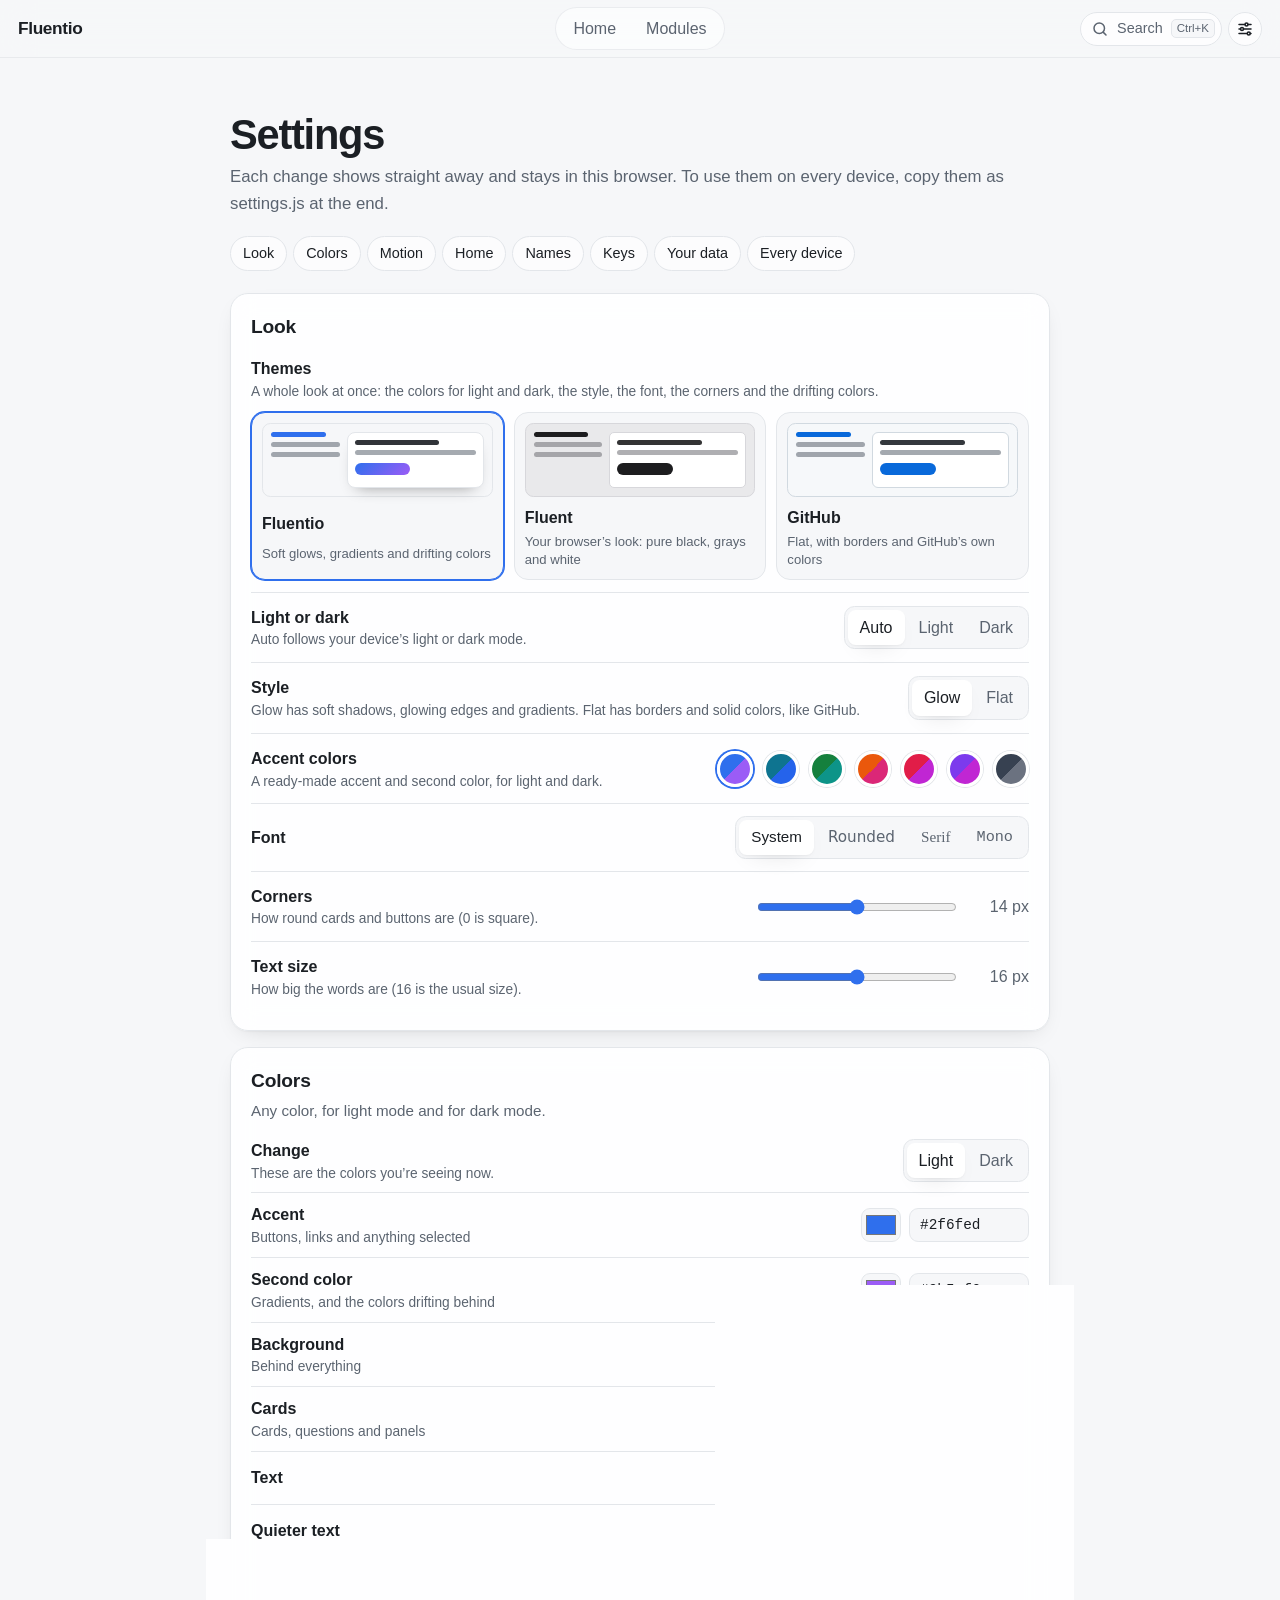
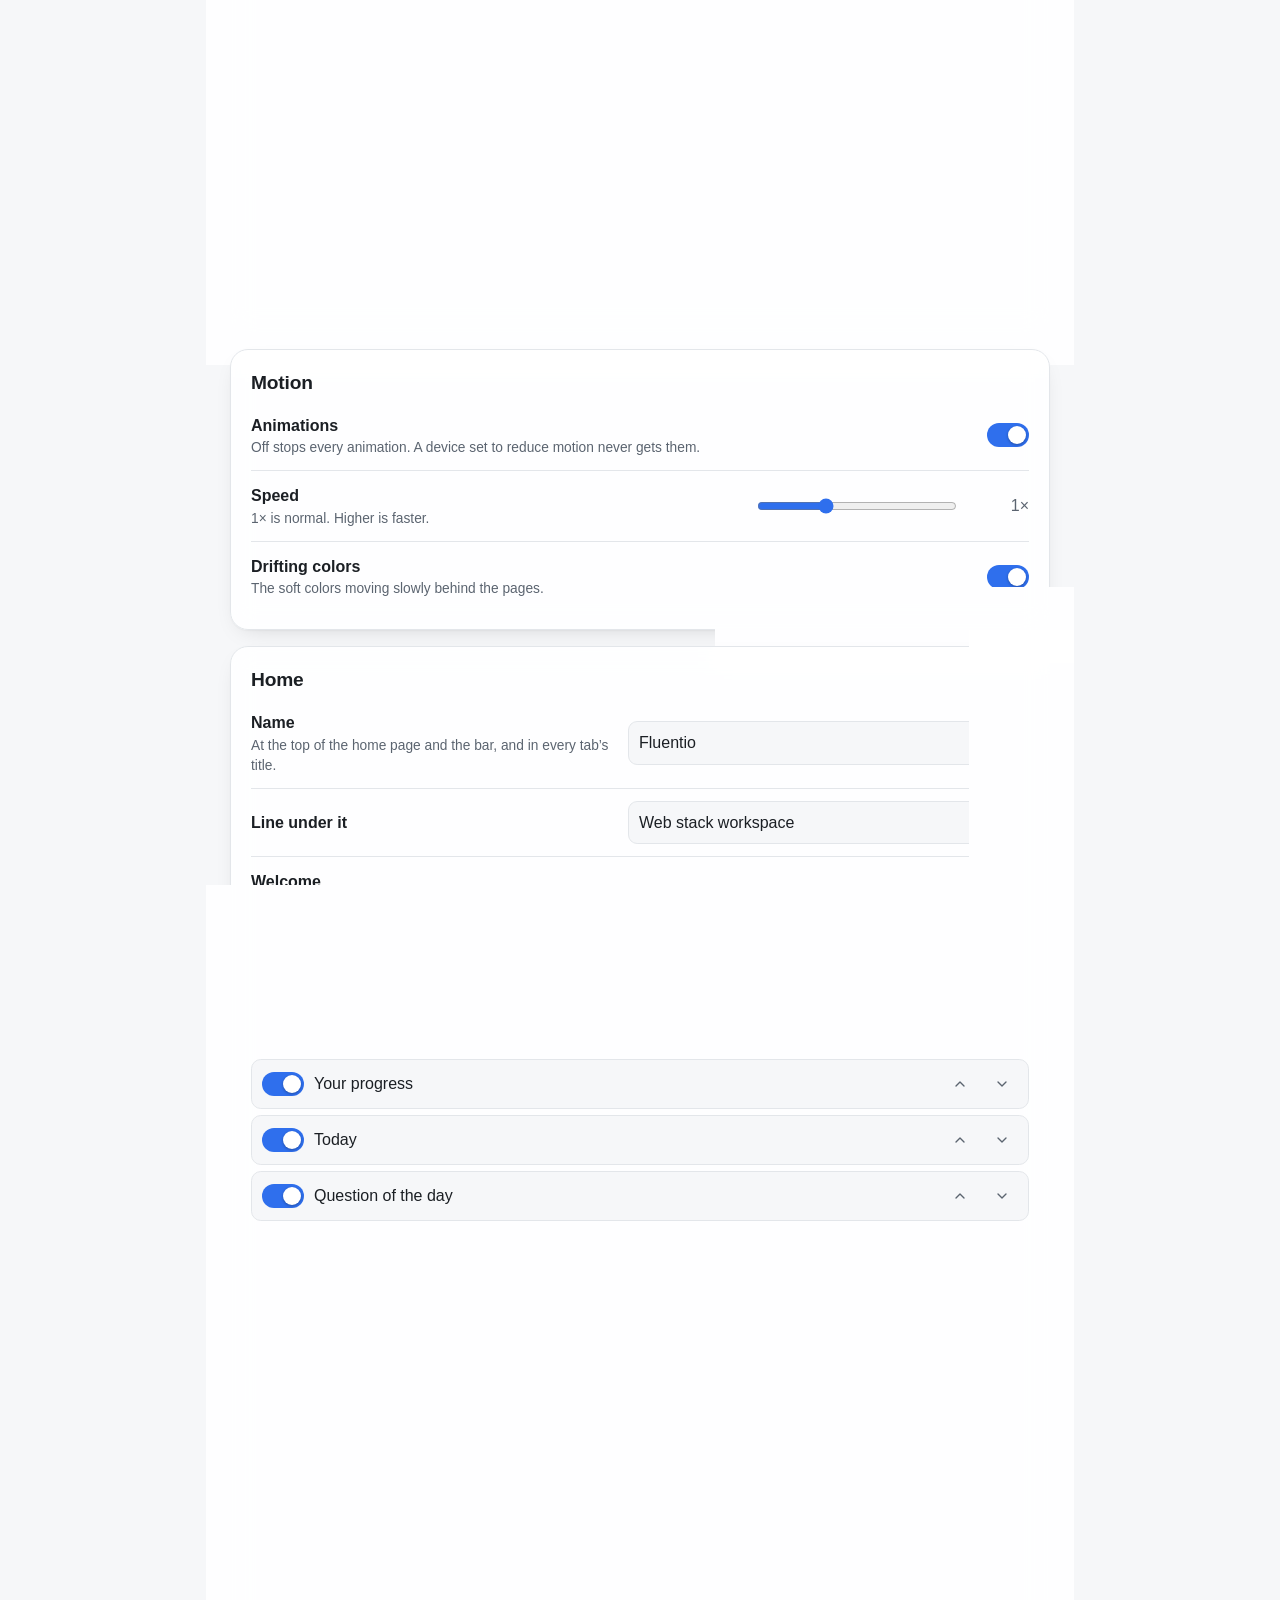
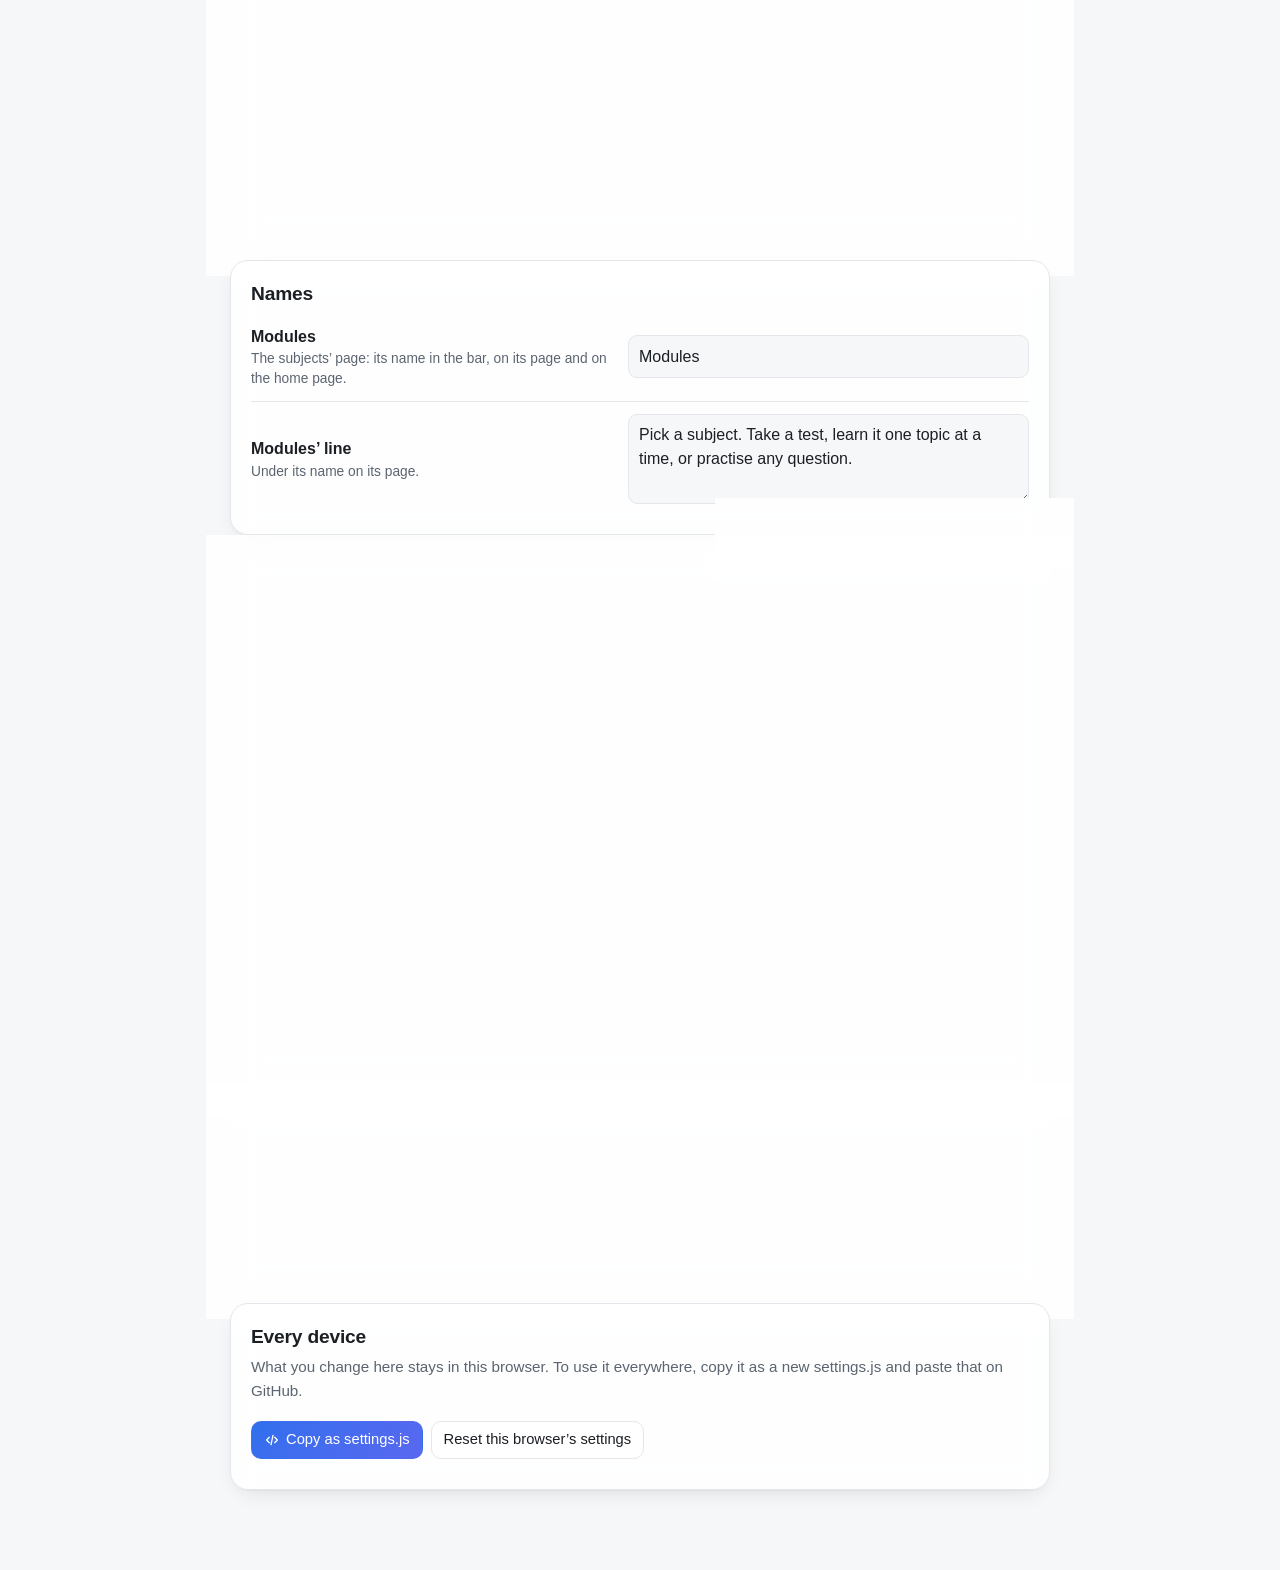
<file: settings/index.html>
<!doctype html>
<html lang="en">
<head>
  <meta charset="utf-8">
  <meta name="viewport" content="width=device-width, initial-scale=1">
  <title>Settings · Fluentio</title>
  <meta name="description" content="Fluentio's colors, look, motion and words, and a backup of what it keeps in your browser.">
  <script src="../settings.js"></script>
  <script src="../kit/look.js"></script>
  <script src="../kit/bar.js"></script>
  <link rel="stylesheet" href="../kit/site.css">
  <style>
    main { width: 100%; max-width: 860px; margin: 0 auto; padding: clamp(28px, 6vh, 56px) 20px 64px; flex: 1; }
    .top > * { animation: rise var(--t3) var(--ease) backwards; }
    .top > :nth-child(2) { animation-delay: calc(60ms / var(--speed)); }
    .top > :nth-child(3) { animation-delay: calc(120ms / var(--speed)); }
    h1 { margin: 0 0 6px; font-size: clamp(2rem, 5vw, 2.6rem); letter-spacing: -0.03em; line-height: 1.1; }
    .lead { margin: 0 0 18px; color: var(--muted); font-size: 1.05rem; }
    .jump { display: flex; flex-wrap: wrap; gap: 6px; margin: 0 0 22px; }
    .jump a { padding: 5px 12px; border-radius: 999px; border: 1px solid var(--line); background: color-mix(in srgb, var(--card) 70%, transparent); color: var(--text); text-decoration: none; font-size: .9rem; transition: border-color var(--t1), transform var(--t2) var(--spring); }
    .jump a:hover { border-color: var(--accent); transform: translateY(-1px); }
    .panel {
      margin: 0 0 16px; padding: 18px 20px; border: 1px solid var(--line); border-radius: calc(var(--radius) + 4px); box-shadow: var(--shadow);
      background: color-mix(in srgb, var(--card) 88%, transparent); backdrop-filter: blur(12px); -webkit-backdrop-filter: blur(12px); scroll-margin-top: calc(var(--bar-h) + 16px);
    }
    .panel h2 { margin: 0 0 2px; font-size: 1.2rem; letter-spacing: -0.01em; }
    .panel > p { margin: 0 0 6px; color: var(--muted); font-size: .95rem; }
    .set { display: flex; flex-wrap: wrap; align-items: center; gap: 10px 16px; padding: 12px 0; border-top: 1px solid var(--line); }
    .panel > h2 + .set, .panel > p + .set { border-top: 0; }
    .what { flex: 1 1 220px; min-width: 0; }
    .what b { display: block; font-weight: 600; }
    .what small { display: block; color: var(--muted); font-size: .86rem; line-height: 1.45; }
    .muted { color: var(--muted); }
    .hint { margin: 6px 0 0; color: var(--muted); font-size: .88rem; }
    .hint.bad, .what small.bad { color: var(--bad); }
    /* the steps for a GitHub repo and token */
    .steps { margin: 10px 0 4px; padding-left: 1.4em; color: var(--muted); font-size: .92rem; line-height: 1.65; }
    .steps a { color: var(--accent); }
    .row { display: flex; flex-wrap: wrap; align-items: center; gap: 8px; }
    .panel .btn { padding: 6px 12px; font-size: .92rem; }
    .panel .btn .i { width: 16px; height: 16px; }
    .btn.danger { background: var(--bad); border-color: transparent; color: #fff; }
    /* colors: a ready-made pair of colors, then each color of the palette you pick (Light or Dark) */
    .swatches { display: flex; flex-wrap: wrap; gap: 10px; }
    .swatch {
      width: 36px; height: 36px; padding: 0; border-radius: 50%; border: 3px solid var(--card); box-shadow: 0 0 0 1px var(--line);
      background: linear-gradient(135deg, var(--a) 50%, var(--b) 50%); transition: transform var(--t2) var(--spring), box-shadow var(--t2);
    }
    .swatch:hover { transform: scale(1.12); }
    .swatch.on { box-shadow: 0 0 0 2px var(--accent); }
    /* a theme: a little picture of it, in its own colors, light or dark as you see the page */
    .themes { display: grid; grid-template-columns: repeat(auto-fill, minmax(190px, 1fr)); gap: 10px; width: 100%; }
    .theme {
      display: grid; gap: 3px; padding: 10px; border-radius: var(--radius); border: 1px solid var(--line); background: var(--bg); color: var(--text); text-align: left;
      transition: border-color var(--t1), transform var(--t2) var(--spring), box-shadow var(--t2);
    }
    .theme:hover { border-color: var(--accent); transform: translateY(-2px); }
    .theme.on { border-color: var(--accent); box-shadow: 0 0 0 1px var(--accent); }
    .theme-name { font-weight: 600; }
    .theme small { color: var(--muted); font-size: .82rem; line-height: 1.35; }
    .preview { display: grid; grid-template-columns: 1fr 2fr; gap: 7px; height: 74px; margin-bottom: 5px; padding: 8px; border-radius: calc(var(--radius) * .6); border: 1px solid var(--p-line); background: var(--p-bg); }
    .p-side, .p-card { display: grid; align-content: start; gap: 5px; }
    .p-side i, .p-card i { display: block; height: 5px; border-radius: 3px; background: var(--p-muted); opacity: .55; }
    .p-side i:first-child { width: 80%; background: var(--p-accent); opacity: 1; }
    .p-card { padding: 7px; border-radius: var(--p-r); border: 1px solid var(--p-line); background: var(--p-card); box-shadow: 0 8px 16px -10px rgb(0 0 0 / .45); }
    .p-card i:first-child { width: 70%; background: var(--p-text); opacity: .9; }
    .p-card b { display: block; width: 46%; height: 12px; margin-top: 3px; border-radius: 6px; background: linear-gradient(135deg, var(--p-accent), var(--p-accent2)); }
    .theme.flat .p-card { box-shadow: none; }
    .theme.flat .p-card b { background: var(--p-accent); }
    .color { display: flex; align-items: center; gap: 8px; }
    .color input[type=color] { width: 40px; height: 34px; padding: 2px; border: 1px solid var(--line); border-radius: 9px; background: var(--bg); cursor: pointer; }
    .color .input { width: 120px; font: .9rem ui-monospace, "SF Mono", Menlo, Consolas, monospace; }
    .color .input.bad { border-color: var(--bad); box-shadow: 0 0 0 3px color-mix(in srgb, var(--bad) 25%, transparent); }
    .colors .set { padding: 9px 0; }
    details.more { margin-top: 6px; border-top: 1px solid var(--line); padding-top: 10px; }
    details.more summary { cursor: pointer; color: var(--accent); }
    details.more[open] > :not(summary) { animation: rise var(--t2) var(--ease) backwards; }
    .fonts button { font-size: .95rem; }
    input[type=range] { width: 200px; accent-color: var(--accent); }
    /* a switch with its name beside it, a few in a row (Data, Code and Notes) */
    .pairs { display: flex; flex-wrap: wrap; gap: 10px 18px; }
    .pair { display: inline-flex; align-items: center; gap: 8px; cursor: pointer; }
    .value { min-width: 54px; text-align: right; color: var(--muted); font-variant-numeric: tabular-nums; }
    .text-in { flex: 1 1 260px; }
    textarea.input { width: 100%; resize: vertical; min-height: 70px; line-height: 1.5; }
    /* the home page's tiles (each on or off, and in your order), and the Quick tile's buttons */
    .list { list-style: none; margin: 8px 0 0; padding: 0; display: grid; gap: 6px; width: 100%; }
    .list li { display: flex; align-items: center; gap: 10px; padding: 8px 10px; border: 1px solid var(--line); border-radius: calc(var(--radius) * .7); background: var(--bg); animation: fade-in var(--t2) var(--ease) backwards; }
    .list li.off .name { color: var(--muted); }
    .list .name { flex: 1; }
    .list .input { flex: 1; min-width: 0; }
    .list .input.link { flex: 1.5; }
    .icon-btn { display: grid; place-items: center; width: 32px; height: 32px; padding: 0; border-radius: 8px; border: 1px solid transparent; background: none; color: var(--muted); transition: color var(--t1), border-color var(--t1), background var(--t1); }
    .icon-btn:hover:not(:disabled) { color: var(--text); border-color: var(--line); background: var(--card); }
    .icon-btn:disabled { opacity: .35; cursor: default; }
    .icon-btn .i { width: 16px; height: 16px; }
    .up .i { transform: rotate(180deg); }
    /* the keys */
    .keys { display: grid; grid-template-columns: auto 1fr; gap: 8px 16px; margin: 10px 0 0; align-items: center; }
    .keys dt { display: flex; gap: 4px; flex-wrap: wrap; }
    .keys dd { margin: 0; color: var(--muted); }
    kbd { font: 500 .78rem/1 var(--font); padding: 4px 6px; border-radius: 6px; border: 1px solid var(--line); background: var(--bg); color: var(--text); }
    /* a key you can change: it glows while it waits for the new one */
    .key-rec {
      min-width: 96px; height: 36px; padding: 0 12px; border-radius: calc(var(--radius) * .65); border: 1px solid var(--line); background: var(--bg); color: var(--text);
      transition: border-color var(--t1), box-shadow var(--t2);
    }
    .key-rec:hover { border-color: var(--accent); }
    .key-rec.rec { border-color: var(--accent); box-shadow: 0 0 0 3px var(--glow); animation: ring calc(1.6s / var(--speed)) ease-out infinite; }
    .key-rec kbd { font-size: .9rem; }
    .keys { margin-top: 14px; padding-top: 12px; border-top: 1px solid var(--line); }
    /* every device: settings.js to copy */
    .code-out { width: 100%; min-height: 300px; margin-top: 10px; font: 12.5px/1.5 ui-monospace, "SF Mono", Menlo, Consolas, monospace; white-space: pre; animation: rise var(--t2) var(--ease) backwards; }
    .confirm { margin: 10px 0 0; width: 100%; }
    .toast {
      position: fixed; left: 50%; bottom: 20px; z-index: 50; padding: 9px 16px; border-radius: 999px; background: var(--text); color: var(--bg); font-size: .9rem;
      box-shadow: var(--shadow-up); opacity: 0; translate: -50% 8px; pointer-events: none; transition: opacity var(--t2) var(--ease), translate var(--t2) var(--spring);
    }
    .toast.show { opacity: 1; translate: -50% 0; }
    #panels > .panel { animation: rise var(--t3) var(--ease) backwards; }
    #panels > .panel:nth-child(2) { animation-delay: calc(50ms / var(--speed)); }
    #panels > .panel:nth-child(3) { animation-delay: calc(100ms / var(--speed)); }
    #panels > .panel:nth-child(n + 4) { animation-delay: calc(150ms / var(--speed)); }
    #panels.ready > .panel { animation: none; }
    @media (max-width: 560px) { .list .quick { flex-wrap: wrap; } .list .input.link { flex-basis: 100%; } input[type=range] { width: 150px; } }
  </style>
</head>
<body>
  <script>window.fluentio?.bar?.()</script>
  <main>
    <header class="top">
      <h1>Settings</h1>
      <p class="lead">Each change shows straight away and stays in this browser. To use them on every device, copy them as settings.js at the end.</p>
      <nav class="jump" aria-label="Sections">
        <a href="#look">Look</a><a href="#colors">Colors</a><a href="#motion">Motion</a><a href="#home">Home</a><a href="#names">Names</a><a href="#keys">Keys</a><a href="#data">Your data</a><a href="#github" id="jump-github">GitHub</a><a href="#everywhere">Every device</a>
      </nav>
    </header>
    <div id="panels"><noscript><p class="muted">Settings needs JavaScript.</p></noscript></div>
  </main>
  <div class="toast" id="toast" role="status" aria-live="polite"></div>
  <script type="module" src="app.js?v=2"></script>
</body>
</html>
</file>
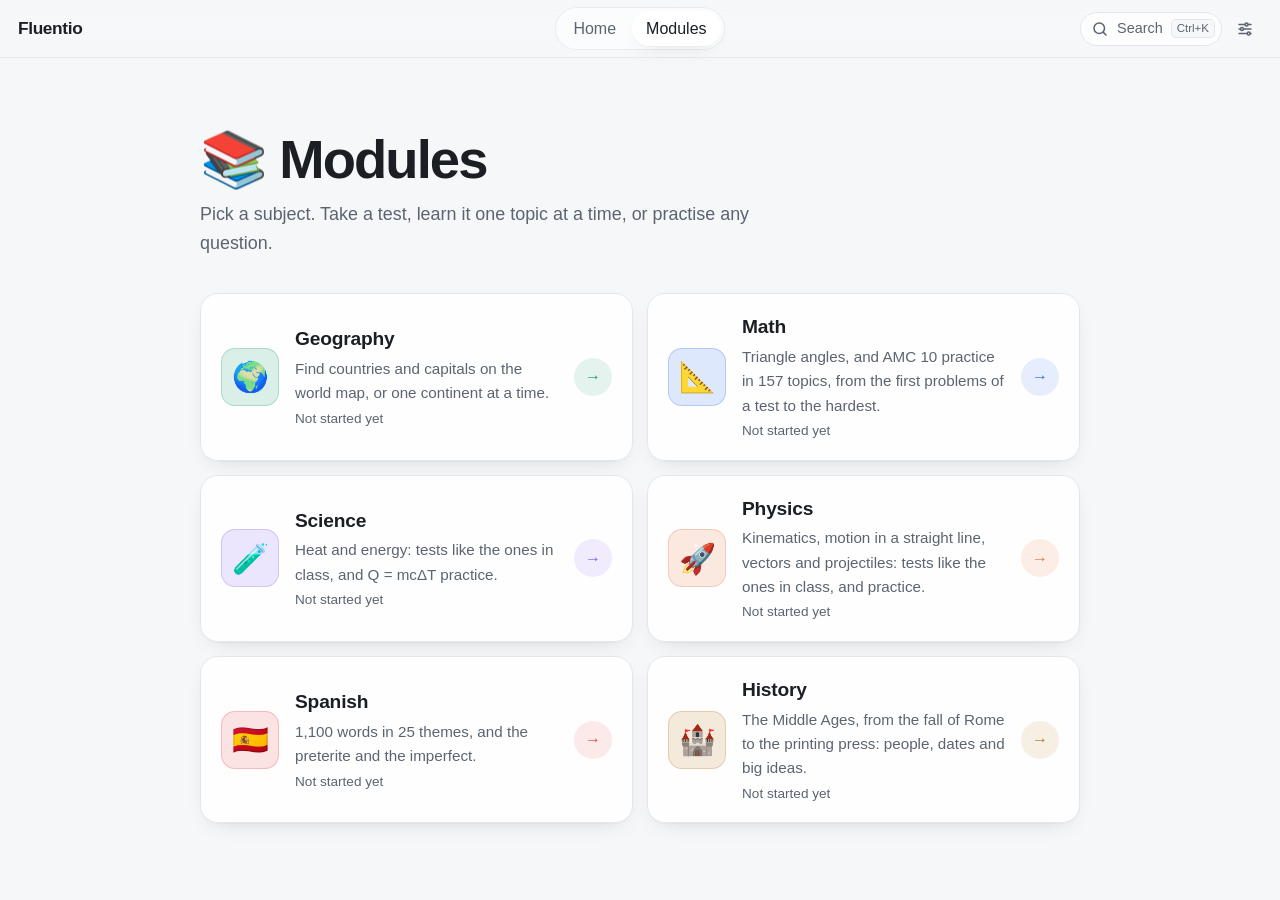
<file: study/index.html>
<!doctype html>
<html lang="en">
<head>
  <meta charset="utf-8">
  <meta name="viewport" content="width=device-width, initial-scale=1">
  <title>Modules · Fluentio</title>
  <meta name="description" content="Geography, Math, Science, Physics, Spanish and History: tests, lessons and practice.">
  <script src="../settings.js"></script>
  <script src="../kit/look.js"></script>
  <script src="../kit/bar.js"></script>
  <link rel="stylesheet" href="../kit/site.css">
  <style>
    main { width: 100%; max-width: 920px; margin: 0 auto; padding: clamp(36px, 8vh, 80px) 20px 48px; flex: 1; }
    .top > * { animation: rise var(--t3) var(--ease) backwards; }
    .top > :nth-child(2) { animation-delay: calc(70ms / var(--speed)); }
    .top > :nth-child(3) { animation-delay: calc(140ms / var(--speed)); }
    h1 { font-size: clamp(2.4rem, 6vw, 3.4rem); line-height: 1.1; letter-spacing: -0.035em; margin: 0 0 10px; }
    .lead { color: var(--muted); font-size: 1.12rem; margin: 0 0 36px; max-width: 620px; }
    .subjects { display: grid; grid-template-columns: repeat(auto-fill, minmax(min(100%, 380px), 1fr)); gap: 14px; }
    .subjects > * { animation-delay: calc((var(--n, 12) * 60ms + 180ms) / var(--speed)); }

    /* a subject: its own color (--c) for the tile, the glowing edge and the light under the pointer */
    .subject {
      --c: var(--accent); --glow: color-mix(in srgb, var(--c) 30%, transparent);
      display: grid; grid-template-columns: auto 1fr auto; align-items: center; gap: 16px; padding: 18px 20px;
      color: inherit; text-decoration: none; background: color-mix(in srgb, var(--card) 86%, transparent); backdrop-filter: blur(12px);
      border: 1px solid var(--line); border-radius: calc(var(--radius) + 4px); box-shadow: var(--shadow);
    }
    .subject::before { background: linear-gradient(135deg, var(--c), var(--accent-2)); }
    .subject:hover { box-shadow: 0 18px 40px -18px color-mix(in srgb, var(--c) 60%, transparent); }
    .tile {
      width: 58px; height: 58px; border-radius: var(--radius); display: grid; place-items: center; font-size: 1.85rem;
      background: color-mix(in srgb, var(--c) 16%, var(--card)); box-shadow: inset 0 0 0 1px color-mix(in srgb, var(--c) 26%, transparent);
      transition: transform var(--t2) var(--spring);
    }
    .subject:hover .tile { animation: wiggle calc(.7s / var(--speed)) var(--ease); }
    .info { display: grid; gap: 2px; min-width: 0; }
    .info b { font-size: 1.2rem; letter-spacing: -0.01em; }
    .text { color: var(--muted); font-size: .95rem; }
    .mine { font-size: .85rem; color: var(--muted); }
    .mine.has { color: var(--good); font-weight: 600; }
    .go {
      width: 38px; height: 38px; border-radius: 50%; display: grid; place-items: center; color: var(--c);
      background: color-mix(in srgb, var(--c) 12%, var(--card)); transition: transform var(--t2) var(--spring), background var(--t2), color var(--t2);
    }
    .subject:hover .go { transform: translateX(4px); background: var(--c); color: #fff; }
    @media (max-width: 560px) { .subject { grid-template-columns: auto 1fr; } .go { display: none; } .tile { width: 50px; height: 50px; font-size: 1.6rem; } }
  </style>
</head>
<body>
  <script>window.fluentio?.bar?.()</script>
  <main>
    <div class="top">
      <h1 id="title">📚 Modules</h1>
      <p class="lead" id="intro">Pick a subject. Take a test, learn it one topic at a time, or practise any question.</p>
    </div>
    <nav class="subjects stagger" id="subjects" aria-label="Subjects">
      <a class="card subject" href="../geography/"><span class="tile">🌍</span><span class="info"><b>Geography</b><span class="text">Countries and capitals on the world map.</span></span><span class="go">→</span></a>
      <a class="card subject" href="../math/"><span class="tile">📐</span><span class="info"><b>Math</b><span class="text">Triangle angles and AMC 10 practice.</span></span><span class="go">→</span></a>
      <a class="card subject" href="../science/"><span class="tile">🧪</span><span class="info"><b>Science</b><span class="text">Heat and energy: tests like the ones in class, and Q = mcΔT practice.</span></span><span class="go">→</span></a>
      <a class="card subject" href="../physics/"><span class="tile">🚀</span><span class="info"><b>Physics</b><span class="text">Kinematics, motion in a straight line, vectors and projectiles: tests like the ones in class, and practice.</span></span><span class="go">→</span></a>
      <a class="card subject" href="../spanish/"><span class="tile">🇪🇸</span><span class="info"><b>Spanish</b><span class="text">Vocabulary, the preterite and the imperfect.</span></span><span class="go">→</span></a>
      <a class="card subject" href="../history/"><span class="tile">🏰</span><span class="info"><b>History</b><span class="text">The Middle Ages, from the fall of Rome to the printing press.</span></span><span class="go">→</span></a>
    </nav>
  </main>
  <script>
    // what this browser remembers of each subject: best scores and topics learned (the test pages keep them)
    const read = (key) => { try { return JSON.parse(localStorage.getItem('fluentio.' + key)); } catch { return null; } };
    const BANKS = { math: ['triangles', 'amc10'], science: ['heat'], physics: ['kinematics', 'motion', 'vectors', 'projectiles'], spanish: ['vocab', 'preterite', 'imperfect'], history: ['middleages'] };
    const plural = (n, word) => `${n} ${word}${n === 1 ? '' : 's'}`;
    function progress(folder) {
      if (folder === 'geography') { const best = read('geo.best'), n = best ? Object.keys(best).length : 0; return n ? `${plural(n, 'map')} with a best score` : ''; }
      let tests = 0, learned = 0;
      for (const id of BANKS[folder] || []) {
        if (read(id + '.best') || read(id + '.exam')) tests++;   // a best in practice or in a test like the ones in class
        learned += Object.values(read(id + '.learn') || {}).filter((t) => t && t.learned).length;
      }
      return [learned && `${plural(learned, 'topic')} learned`, tests && `${plural(tests, 'test')} with a best score`].filter(Boolean).join(' · ');
    }
    if (window.fluentio) {
      const { settings: s, link } = window.fluentio, $ = (id) => document.getElementById(id);
      const el = (tag, props = {}, ...kids) => { const n = Object.assign(document.createElement(tag), props); n.append(...kids.filter((k) => k != null)); return n; };
      document.title = `${s.studyTitle} · ${s.name}`;
      $('title').textContent = `📚 ${s.studyTitle}`;
      $('intro').textContent = s.studyIntro;
      $('subjects').replaceChildren(...s.study.map((x) => {
        const href = link(x.link), folder = new URL(href).pathname.split('/').filter(Boolean).pop(), mine = progress(folder);
        const card = el('a', { className: 'card subject', href },
          el('span', { className: 'tile', ariaHidden: 'true', textContent: x.emoji || '📘' }),
          el('span', { className: 'info' },
            el('b', { textContent: x.title || '' }),
            x.text ? el('span', { className: 'text', textContent: x.text }) : null,
            el('span', { className: 'mine' + (mine ? ' has' : ''), textContent: mine ? `✓ ${mine}` : 'Not started yet' })),
          el('span', { className: 'go', ariaHidden: 'true', textContent: '→' }));
        if (x.color && CSS.supports('color', x.color)) card.style.setProperty('--c', x.color);
        return card;
      }));
    }
  </script>
</body>
</html>
</file>
<file: kit/site.css>
/* Fluentio's shared look, on every page: the built-in colors (settings.js, through look.js, can change them all), the
   colors drifting behind the page, cards that glow under the pointer, page transitions, and the motion every page
   shares. Every duration is divided by --speed, and nothing moves for people whose device asks for less motion. */
:root {
  color-scheme: light dark;
  --bg: #f6f7f9; --card: #ffffff; --text: #1b1f24; --muted: #5b6470; --line: #e3e6ea;
  --accent: #2f6fed; --accent-2: #9b5cf6; --good: #2da44e; --bad: #e5534b; --plot2: #e8743b;
  --sky: .5;
  --font: -apple-system, BlinkMacSystemFont, "Segoe UI", Roboto, sans-serif;
  --radius: 14px; --speed: 1;
  --bar-h: 58px; --text-size: 16px;
  /* made from the colors above, so changing those changes these */
  --soft: color-mix(in srgb, var(--accent) 9%, var(--card));
  --glow: color-mix(in srgb, var(--accent) 28%, transparent);
  --shadow: 0 1px 2px rgb(0 0 0 / .04), 0 8px 24px -12px rgb(0 0 0 / .18);
  --shadow-up: 0 2px 4px rgb(0 0 0 / .05), 0 18px 40px -16px color-mix(in srgb, var(--accent) 45%, rgb(0 0 0 / .3));
  /* a filled control (a main button, the tab you're on) and words in a gradient (a score): the flat style makes them solid */
  --fill: linear-gradient(135deg, var(--accent), color-mix(in srgb, var(--accent) 62%, var(--accent-2)));
  --ink: linear-gradient(120deg, var(--accent), var(--accent-2));
  /* timing */
  --ease: cubic-bezier(.2, .8, .2, 1);
  --spring: cubic-bezier(.34, 1.45, .64, 1);
  --t1: calc(.16s / var(--speed)); --t2: calc(.34s / var(--speed)); --t3: calc(.62s / var(--speed));
}
@media (prefers-color-scheme: dark) {
  :root {
    --bg: #0f1115; --card: #171a21; --text: #e8eaee; --muted: #9aa3ae; --line: #262b35;
    --accent: #6c9bff; --accent-2: #b48cff; --good: #3fb950; --bad: #f85149; --plot2: #f0a04b;
    --sky: .34;
    --shadow: 0 1px 2px rgb(0 0 0 / .3), 0 10px 28px -14px rgb(0 0 0 / .6);
  }
}
* { box-sizing: border-box; }
html { font-size: var(--text-size); background: var(--bg); }
body { margin: 0; min-height: 100vh; display: flex; flex-direction: column; font: 1rem/1.6 var(--font); background: var(--bg); color: var(--text); -webkit-font-smoothing: antialiased; }
::selection { background: color-mix(in srgb, var(--accent) 30%, transparent); }
:focus-visible { outline: 2px solid var(--accent); outline-offset: 2px; }
[hidden] { display: none !important; }
button { font: inherit; color: inherit; cursor: pointer; }
.grow { flex: 1; }
footer { text-align: center; color: var(--muted); font-size: .85rem; padding: 24px 20px 32px; }
footer a { color: inherit; }

/* what the subject pages share: the link back, buttons (they lift under the pointer and press in when clicked), and a
   question asked on the page itself (the Fluent browser has no pop-ups for it) */
.back { display: inline-block; color: var(--muted); text-decoration: none; margin-bottom: 18px; transition: color var(--t1), transform var(--t2) var(--ease); }
.back:hover { color: var(--accent); transform: translateX(-3px); }
.btn {
  display: inline-flex; align-items: center; justify-content: center; gap: 6px; padding: 8px 14px; border-radius: calc(var(--radius) * .72);
  border: 1px solid var(--line); background: var(--card); color: inherit; text-decoration: none;
  transition: transform var(--t2) var(--spring), border-color var(--t1), box-shadow var(--t2) var(--ease), filter var(--t1);
}
.btn:hover:not(:disabled) { border-color: var(--accent); transform: translateY(-1px); box-shadow: var(--shadow); }
.btn:active:not(:disabled) { transform: scale(.97); transition-duration: var(--t1); }
.btn:disabled { opacity: .45; cursor: default; }
.btn.primary { background: var(--fill); border-color: transparent; color: var(--on-accent, #fff); }
.btn.primary:hover:not(:disabled) { border-color: transparent; box-shadow: var(--shadow-up); filter: brightness(1.06); }
.btn.big { padding: 11px 18px; font-weight: 600; }
.confirm {
  display: flex; flex-wrap: wrap; align-items: center; gap: 10px; padding: 12px 14px; margin: 8px 0; border-radius: var(--radius);
  background: var(--soft); border: 1px solid color-mix(in srgb, var(--accent) 30%, transparent); animation: pop var(--t2) var(--spring) backwards;
}
.i { width: 18px; height: 18px; flex: none; }
/* text boxes, switches, and a row of choices where one is on (the Workspace and Settings pages) */
.input {
  font: inherit; color: inherit; padding: 8px 10px; border-radius: calc(var(--radius) * .65); border: 1px solid var(--line);
  background: var(--bg); min-width: 0; transition: border-color var(--t1), box-shadow var(--t2);
}
.input:focus { outline: none; border-color: var(--accent); box-shadow: 0 0 0 3px var(--glow); }
.switch {
  appearance: none; -webkit-appearance: none; flex: none; width: 42px; height: 24px; margin: 0; border-radius: 999px; position: relative;
  background: var(--line); cursor: pointer; transition: background var(--t2) var(--ease);
}
.switch::after {
  content: ""; position: absolute; top: 3px; left: 3px; width: 18px; height: 18px; border-radius: 50%; background: #fff;
  box-shadow: 0 1px 3px rgb(0 0 0 / .3); transition: transform var(--t2) var(--spring);
}
.switch:checked { background: var(--accent); }
.switch:checked::after { transform: translateX(18px); background: var(--on-accent, #fff); }
.seg { display: inline-flex; flex-wrap: wrap; gap: 2px; padding: 3px; border-radius: calc(var(--radius) * .75); background: var(--bg); border: 1px solid var(--line); }
.seg button {
  padding: 5px 12px; border: 0; border-radius: calc(var(--radius) * .55); background: none; color: var(--muted);
  transition: background var(--t2) var(--ease), color var(--t1), box-shadow var(--t2);
}
.seg button:hover { color: var(--text); }
.seg button.on { background: var(--card); color: var(--text); box-shadow: var(--shadow); }

/* the bar at the top (bar.js): fixed, with room kept for it, so nothing moves while a page is drawn. The mark on the
   space you're in slides across to the next page's */
html.has-bar body { padding-top: var(--bar-h); }
.topbar {
  position: fixed; top: 0; left: 0; right: 0; z-index: 40; height: var(--bar-h); padding: 0 18px;
  display: grid; grid-template-columns: 1fr auto 1fr; align-items: center; gap: 12px;
  background: color-mix(in srgb, var(--bg) 76%, transparent); backdrop-filter: blur(16px) saturate(1.4); -webkit-backdrop-filter: blur(16px) saturate(1.4);
  border-bottom: 1px solid color-mix(in srgb, var(--line) 75%, transparent); view-transition-name: topbar;
}
.topbar .brand { justify-self: start; color: var(--text); text-decoration: none; font-weight: 700; font-size: 1.08rem; letter-spacing: -0.02em; white-space: nowrap; }
.spaces { display: flex; gap: 2px; padding: 3px; border-radius: 999px; background: color-mix(in srgb, var(--card) 55%, transparent); border: 1px solid color-mix(in srgb, var(--line) 70%, transparent); }
.spaces a { position: relative; isolation: isolate; display: flex; align-items: center; padding: 5px 14px; border-radius: 999px; color: var(--muted); text-decoration: none; white-space: nowrap; transition: color var(--t1); }
.spaces .i { display: none; width: 18px; height: 18px; }
.spaces .space-in { display: inline-flex; align-items: center; }
.spaces a:hover, .spaces a.on { color: var(--text); }
.spaces .pill { position: absolute; inset: 0; z-index: -1; border-radius: inherit; background: var(--card); box-shadow: var(--shadow); view-transition-name: space-pill; }
.tools { justify-self: end; display: flex; align-items: center; gap: 6px; }
.find {
  display: flex; align-items: center; gap: 8px; height: 34px; padding: 0 6px 0 10px; border-radius: 999px; color: var(--muted); font-size: .9rem;
  border: 1px solid var(--line); background: color-mix(in srgb, var(--card) 65%, transparent); transition: border-color var(--t1), color var(--t1);
}
.find:hover { border-color: var(--accent); color: var(--text); }
.find kbd, .finder kbd { font: 500 .72rem/1 var(--font); padding: 3px 5px; border-radius: 5px; border: 1px solid var(--line); background: var(--bg); color: var(--muted); }
.gear {
  display: grid; place-items: center; width: 34px; height: 34px; border-radius: 50%; color: var(--muted); border: 1px solid transparent;
  transition: color var(--t1), background var(--t2), border-color var(--t2);
}
.gear:hover, .gear.on { color: var(--text); background: color-mix(in srgb, var(--card) 80%, transparent); border-color: var(--line); }
.gear .i { transition: transform var(--t2) var(--spring); }
.gear:hover .i { transform: rotate(90deg); }
@media (max-width: 680px) { .find span, .find kbd { display: none; } .find { width: 34px; padding: 0; justify-content: center; } .spaces a { padding: 5px 10px; } }
@media (max-width: 500px) { .topbar { grid-template-columns: 1fr auto; padding: 0 10px; } .topbar .brand { display: none; } .spaces { justify-self: start; } }
/* (five spaces by name don't fit across a phone, so there each is its icon) */
@media (max-width: 560px) { .spaces a { padding: 6px 11px; } .spaces .i { display: block; } .spaces .space-name { display: none; } }

/* Search (⌃K): over the page, everything there is to find, and arrows and Enter to open one */
.finder {
  position: fixed; inset: 0; z-index: 60; display: grid; justify-items: center; align-items: start; padding: 12vh 16px 16px;
  background: color-mix(in srgb, var(--bg) 40%, transparent); backdrop-filter: blur(6px); -webkit-backdrop-filter: blur(6px); animation: fade-in var(--t2) var(--ease);
}
.finder-box {
  width: min(640px, 100%); max-height: 76vh; display: flex; flex-direction: column; overflow: hidden; border-radius: calc(var(--radius) + 4px);
  border: 1px solid var(--line); background: var(--card); box-shadow: 0 30px 70px -24px rgb(0 0 0 / .45); animation: pop var(--t2) var(--spring);
}
.finder-in { display: flex; align-items: center; gap: 10px; padding: 12px 14px; border-bottom: 1px solid var(--line); color: var(--muted); }
.finder-in input { flex: 1; min-width: 0; border: 0; outline: 0; background: none; font: inherit; font-size: 1.05rem; color: var(--text); }
.finder-list { overflow: auto; padding: 6px; }
.finder-head { padding: 10px 10px 4px; font-size: .72rem; font-weight: 600; letter-spacing: .07em; text-transform: uppercase; color: var(--muted); }
.finder-item { display: flex; align-items: center; gap: 10px; padding: 7px 10px; border-radius: calc(var(--radius) * .7); color: var(--text); text-decoration: none; }
.finder-item.at { background: var(--soft); }
.finder-ic { width: 28px; height: 28px; flex: none; display: grid; place-items: center; border-radius: 8px; background: color-mix(in srgb, var(--accent) 12%, var(--card)); color: var(--accent); font-size: 15px; }
.finder-ic .i { width: 16px; height: 16px; }
.finder-title { min-width: 0; overflow: hidden; text-overflow: ellipsis; white-space: nowrap; }
.finder-kind { margin-left: auto; padding-left: 10px; color: var(--muted); font-size: .8rem; white-space: nowrap; }
.finder-empty { margin: 0; padding: 22px; text-align: center; color: var(--muted); }
.finder-foot { display: flex; flex-wrap: wrap; gap: 6px 16px; padding: 8px 14px; border-top: 1px solid var(--line); color: var(--muted); font-size: .8rem; }
.finder-foot kbd { margin-right: 2px; }
.finder-foot a { margin-left: auto; color: var(--accent); text-decoration: none; }
.finder-foot a:hover { text-decoration: underline; }

/* the drifting colors (look.js puts them behind every page; settings.js can turn them off) */
.sky { position: fixed; inset: 0; z-index: -1; overflow: hidden; pointer-events: none; view-transition-name: sky; }
.sky i {
  position: absolute; width: 62vmax; height: 62vmax; border-radius: 50%;
  opacity: calc(var(--sky) * var(--sky-scale, 1)); background: radial-gradient(closest-side, var(--c), transparent);
  animation: drift calc(30s / var(--speed)) ease-in-out infinite alternate;
}
/* (look.js starts each one where the clock says it is, so they carry on from one page to the next) */
.sky i:nth-child(1) { --c: color-mix(in srgb, var(--accent) 55%, transparent); top: -30vmax; left: -18vmax; }
.sky i:nth-child(2) { --c: color-mix(in srgb, var(--accent-2) 50%, transparent); top: -14vmax; right: -30vmax; animation-duration: calc(37s / var(--speed)); }
.sky i:nth-child(3) { --c: color-mix(in srgb, var(--good) 30%, transparent); bottom: -36vmax; left: 12vmax; animation-duration: calc(44s / var(--speed)); }
@keyframes drift {
  0% { transform: translate(0, 0) scale(1); }
  50% { transform: translate(7vmax, 5vmax) scale(1.08); }
  100% { transform: translate(-5vmax, 8vmax) scale(.94); }
}

/* cards: they lift, a gradient edge fades in, and a soft light follows the pointer (look.js sets --mx and --my) */
.card { position: relative; isolation: isolate; transition: transform var(--t2) var(--ease), box-shadow var(--t2) var(--ease), border-color var(--t2) var(--ease); }
.card::before, .card::after { content: ""; position: absolute; inset: -1px; border-radius: inherit; pointer-events: none; opacity: 0; transition: opacity var(--t2) var(--ease); }
.card::before {
  padding: 1.5px; background: linear-gradient(135deg, var(--accent), var(--accent-2));
  -webkit-mask: linear-gradient(#000 0 0) content-box, linear-gradient(#000 0 0); -webkit-mask-composite: xor; mask-composite: exclude;
}
.card::after { z-index: -1; background: radial-gradient(260px circle at var(--mx, 50%) var(--my, 0%), var(--glow), transparent 70%); }
.card:hover { transform: translateY(-3px); box-shadow: var(--shadow-up); border-color: transparent; }
.card:hover::before, .card:hover::after { opacity: 1; }
.card:active { transform: translateY(-1px) scale(.995); transition-duration: var(--t1); }

/* the flat style (settings.js style: 'flat', which look.js marks on the page): borders and solid colors instead of
   shadows, glowing edges and gradients, like GitHub. Things still move in, they just don't lift */
html.flat { --shadow: none; --shadow-up: none; --fill: var(--accent); --ink: linear-gradient(var(--text), var(--text)); --raised: color-mix(in srgb, var(--text) 11%, var(--card)); }
html.flat .card::before, html.flat .card::after { display: none; }
html.flat .card:hover, html.flat .card:active { transform: none; box-shadow: none; border-color: color-mix(in srgb, var(--text) 30%, var(--line)); }
html.flat .btn:hover:not(:disabled) { transform: none; }
html.flat .btn:not(.primary):hover:not(:disabled) { background: color-mix(in srgb, var(--text) 6%, var(--card)); border-color: color-mix(in srgb, var(--text) 30%, var(--line)); }
html.flat .seg button.on, html.flat .spaces .pill { background: var(--raised); }
html.flat .topbar { background: var(--bg); backdrop-filter: none; -webkit-backdrop-filter: none; }

/* moving between pages (look.js turns this on): the old page fades, the new one rises, the drifting colors carry on,
   the bar stays put, and the mark on its spaces slides across */
::view-transition-old(root) { animation: calc(.2s / var(--speed)) var(--ease) both fade-out; }
::view-transition-new(root) { animation: calc(.42s / var(--speed)) var(--ease) both rise-in; }
::view-transition-group(sky) { animation-duration: calc(.42s / var(--speed)); }
::view-transition-group(topbar) { animation-duration: 0s; }
::view-transition-group(space-pill) { animation-duration: calc(.45s / var(--speed)); animation-timing-function: var(--spring); }

/* the motions pages share */
@keyframes rise { from { opacity: 0; transform: translateY(14px); } }
@keyframes rise-in { from { opacity: 0; transform: translateY(12px); } }
@keyframes fade-in { from { opacity: 0; } }
@keyframes fade-out { to { opacity: 0; } }
@keyframes pop { 0% { transform: scale(.94); opacity: 0; } 60% { transform: scale(1.02); opacity: 1; } 100% { transform: none; } }
@keyframes bump { 0%, 100% { transform: none; } 45% { transform: scale(1.04); } }
@keyframes shake { 0%, 100% { transform: none; } 20% { transform: translateX(-7px); } 40% { transform: translateX(6px); } 60% { transform: translateX(-4px); } 80% { transform: translateX(3px); } }
@keyframes bob { 0%, 100% { transform: translateY(0); } 50% { transform: translateY(-4px); } }
@keyframes shimmer { to { background-position: 200% center; } }
@keyframes ring { 0% { box-shadow: 0 0 0 0 var(--glow); } 70%, 100% { box-shadow: 0 0 0 9px transparent; } }
@keyframes wiggle { 0%, 100% { transform: rotate(0); } 25% { transform: rotate(-10deg) scale(1.08); } 60% { transform: rotate(8deg) scale(1.08); } }
/* a bar that fills from --from (0 if there's none) to its width */
@keyframes fill { from { width: var(--from, 0%); } }
@keyframes grow-up { from { transform: scaleY(0); } }

/* children that come in one after another: give the parent the class "stagger". (Entrances fill backwards only, so
   once they're done nothing of them is left to stop a hover lifting the card.) */
.stagger > * { animation: rise var(--t3) var(--ease) backwards; animation-delay: calc(var(--n, 12) * 45ms / var(--speed)); }
.stagger > :nth-child(1) { --n: 0; } .stagger > :nth-child(2) { --n: 1; } .stagger > :nth-child(3) { --n: 2; }
.stagger > :nth-child(4) { --n: 3; } .stagger > :nth-child(5) { --n: 4; } .stagger > :nth-child(6) { --n: 5; }
.stagger > :nth-child(7) { --n: 6; } .stagger > :nth-child(8) { --n: 7; } .stagger > :nth-child(9) { --n: 8; }
.stagger > :nth-child(10) { --n: 9; } .stagger > :nth-child(11) { --n: 10; } .stagger > :nth-child(12) { --n: 11; }

/* less motion: when the device asks for it, or settings.js turns animations off */
@media (prefers-reduced-motion: reduce) {
  *, *::before, *::after { animation-duration: .01ms !important; animation-delay: 0s !important; animation-iteration-count: 1 !important; transition-duration: .01ms !important; scroll-behavior: auto !important; }
}
html.no-motion *, html.no-motion *::before, html.no-motion *::after { animation-duration: .01ms !important; animation-delay: 0s !important; animation-iteration-count: 1 !important; transition-duration: .01ms !important; }
</file>
